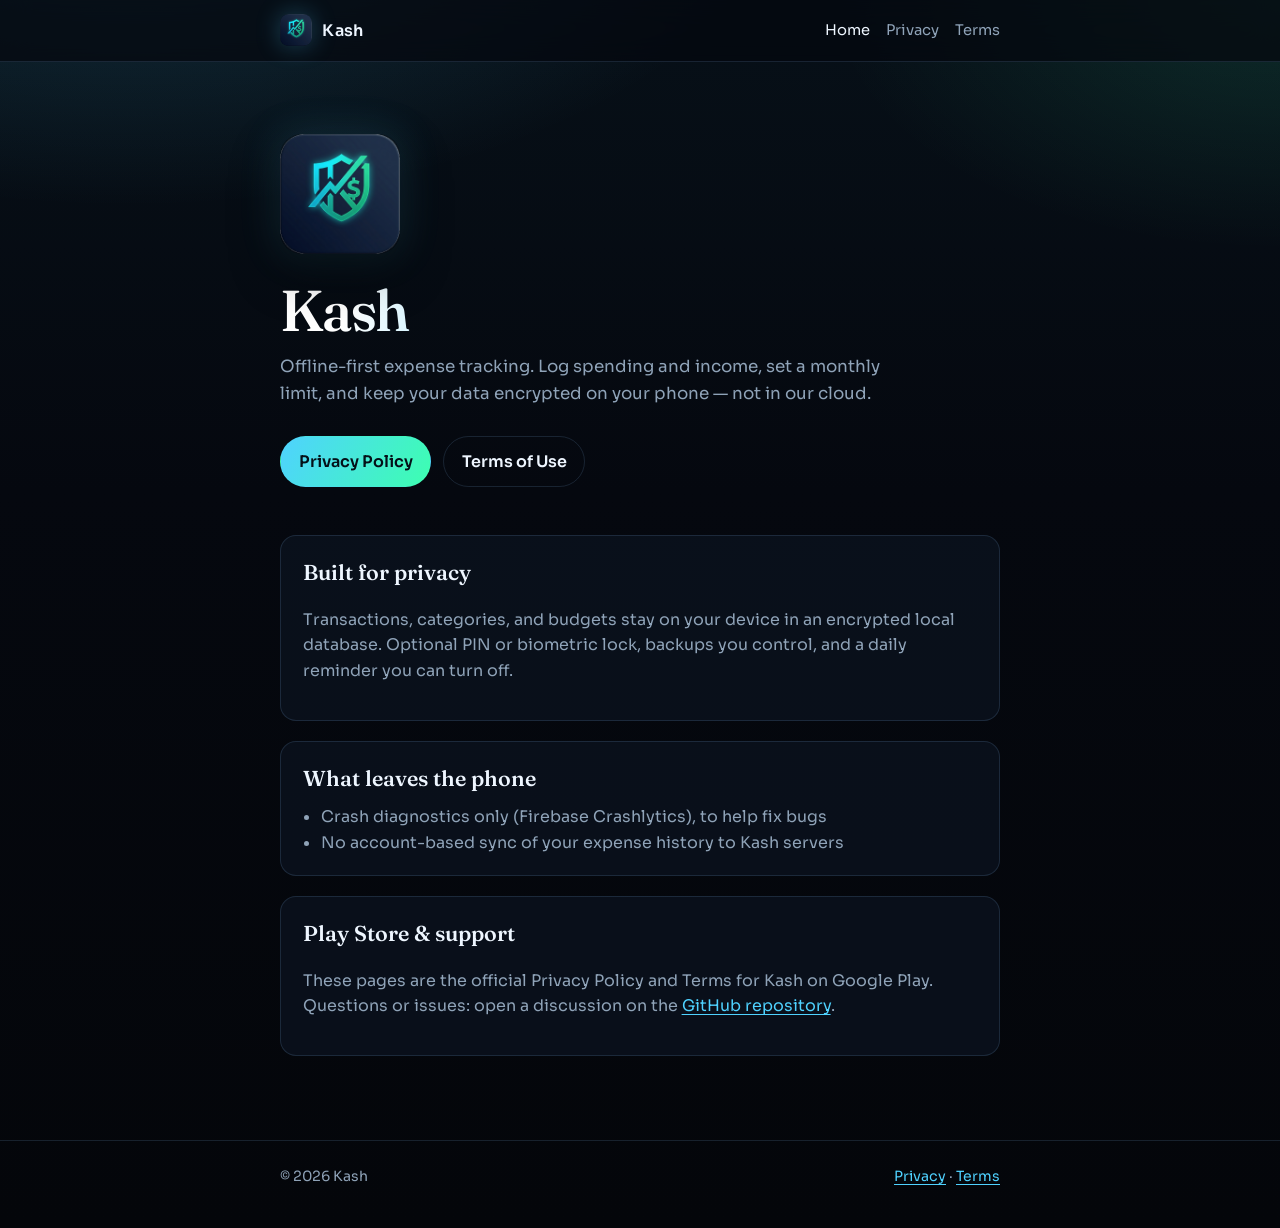
<file: docs/index.html>
<!DOCTYPE html>
<html lang="en">
<head>
  <meta charset="utf-8" />
  <meta name="viewport" content="width=device-width, initial-scale=1" />
  <title>Kash — Offline expense tracker</title>
  <meta name="description" content="Kash is an offline-first, privacy-focused expense tracker. Your money data stays on your phone." />
  <link rel="preconnect" href="https://fonts.googleapis.com" />
  <link rel="preconnect" href="https://fonts.gstatic.com" crossorigin />
  <link href="https://fonts.googleapis.com/css2?family=Fraunces:opsz,wght@9..144,500;9..144,600&family=Sora:wght@400;500;600&display=swap" rel="stylesheet" />
  <link rel="stylesheet" href="styles.css" />
  <link rel="icon" type="image/png" href="assets/favicon.png" />
  <link rel="apple-touch-icon" href="assets/icon-192.png" />
</head>
<body>
  <header class="site-header">
    <div class="wrap nav">
      <a class="brand" href="./">
        <img class="brand-mark" src="assets/app_icon.png" width="32" height="32" alt="" />
        Kash
      </a>
      <nav class="nav-links" aria-label="Primary">
        <a href="./" aria-current="page">Home</a>
        <a href="./privacy.html">Privacy</a>
        <a href="./terms.html">Terms</a>
      </nav>
    </div>
  </header>

  <main>
    <section class="wrap hero">
      <img class="hero-icon" src="assets/app_icon.png" width="512" height="512" alt="Kash app icon" />
      <h1>Kash</h1>
      <p>
        Offline-first expense tracking. Log spending and income, set a monthly limit,
        and keep your data encrypted on your phone — not in our cloud.
      </p>
      <div class="cta-row">
        <a class="btn btn-primary" href="./privacy.html">Privacy Policy</a>
        <a class="btn btn-ghost" href="./terms.html">Terms of Use</a>
      </div>
    </section>

    <section class="wrap" style="padding-bottom: 4rem;">
      <article class="panel">
        <h2>Built for privacy</h2>
        <p>
          Transactions, categories, and budgets stay on your device in an encrypted local database.
          Optional PIN or biometric lock, backups you control, and a daily reminder you can turn off.
        </p>
      </article>
      <article class="panel">
        <h2>What leaves the phone</h2>
        <ul>
          <li>Crash diagnostics only (Firebase Crashlytics), to help fix bugs</li>
          <li>No account-based sync of your expense history to Kash servers</li>
        </ul>
      </article>
      <article class="panel">
        <h2>Play Store &amp; support</h2>
        <p>
          These pages are the official Privacy Policy and Terms for Kash on Google Play.
          Questions or issues: open a discussion on the
          <a href="https://github.com/EtanaAlemu/kash">GitHub repository</a>.
        </p>
      </article>
    </section>
  </main>

  <footer class="site-footer">
    <div class="wrap">
      <span>© <span id="y"></span> Kash</span>
      <span>
        <a href="./privacy.html">Privacy</a>
        ·
        <a href="./terms.html">Terms</a>
      </span>
    </div>
  </footer>
  <script>document.getElementById("y").textContent = new Date().getFullYear();</script>
</body>
</html>
</file>
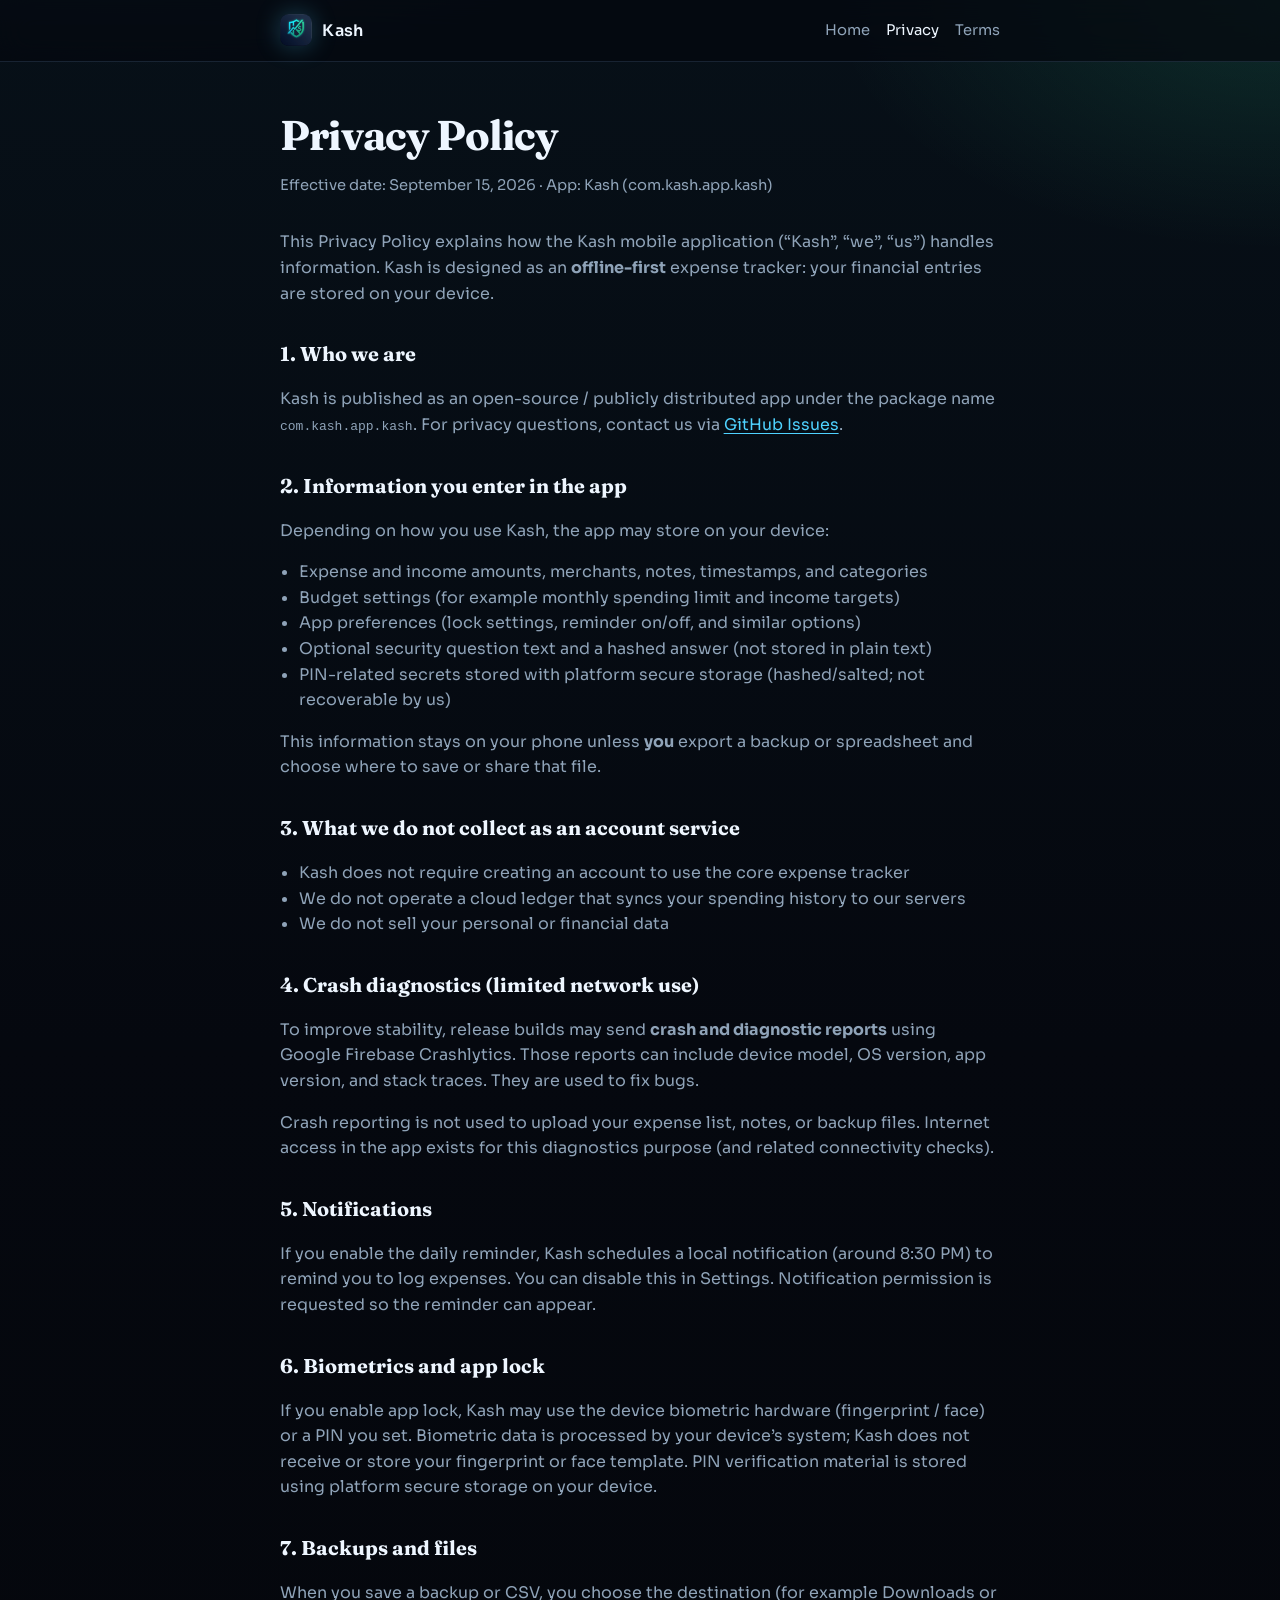
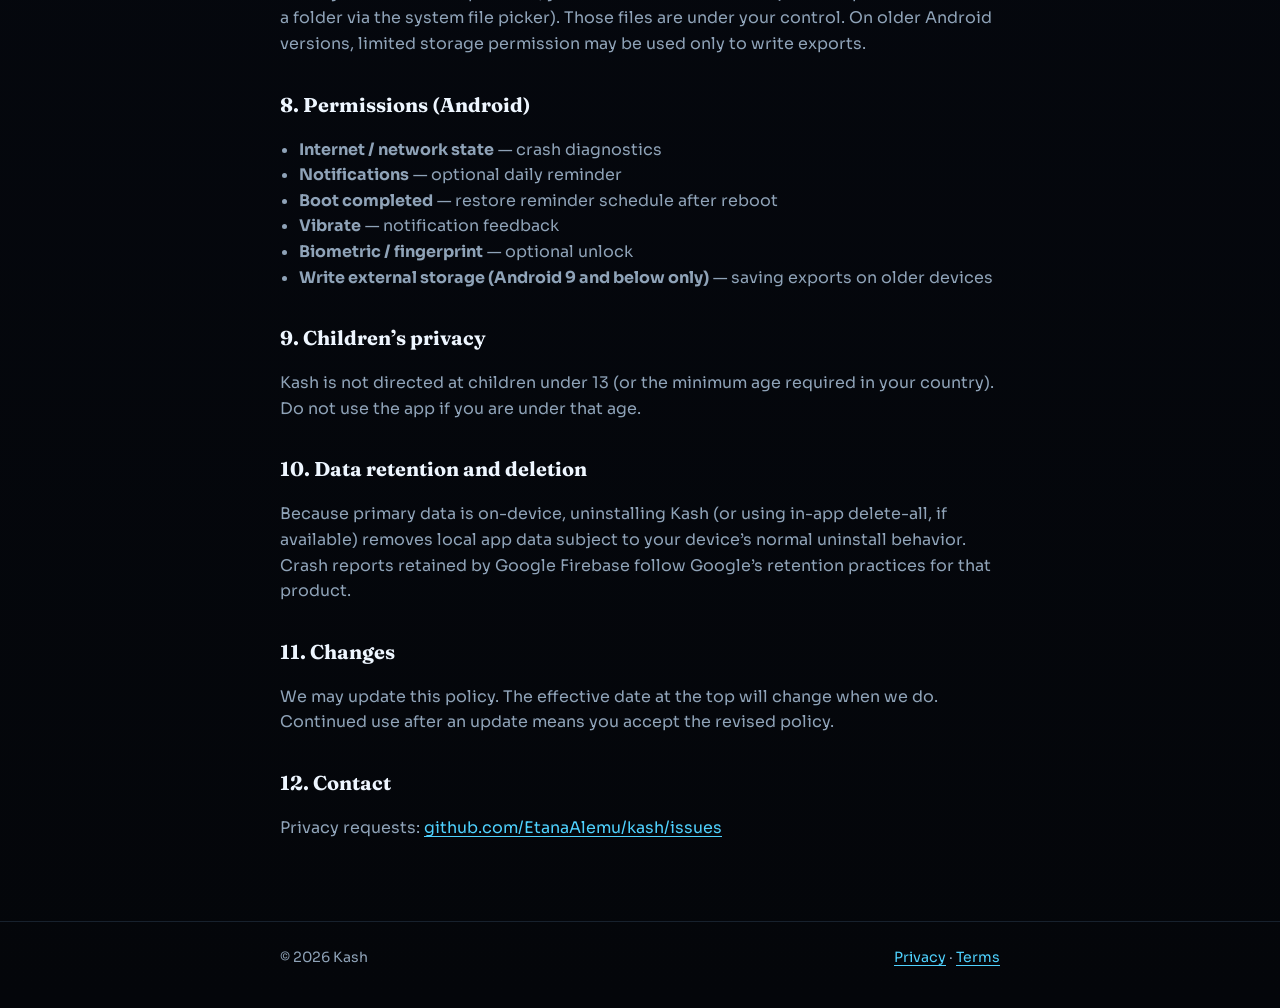
<file: docs/privacy.html>
<!DOCTYPE html>
<html lang="en">
<head>
  <meta charset="utf-8" />
  <meta name="viewport" content="width=device-width, initial-scale=1" />
  <title>Privacy Policy — Kash</title>
  <meta name="description" content="Privacy Policy for the Kash expense tracker app." />
  <link rel="preconnect" href="https://fonts.googleapis.com" />
  <link rel="preconnect" href="https://fonts.gstatic.com" crossorigin />
  <link href="https://fonts.googleapis.com/css2?family=Fraunces:opsz,wght@9..144,500;9..144,600&family=Sora:wght@400;500;600&display=swap" rel="stylesheet" />
  <link rel="stylesheet" href="styles.css" />
  <link rel="icon" type="image/png" href="assets/favicon.png" />
  <link rel="apple-touch-icon" href="assets/icon-192.png" />
</head>
<body>
  <header class="site-header">
    <div class="wrap nav">
      <a class="brand" href="./">
        <img class="brand-mark" src="assets/app_icon.png" width="32" height="32" alt="" />
        Kash
      </a>
      <nav class="nav-links" aria-label="Primary">
        <a href="./">Home</a>
        <a href="./privacy.html" aria-current="page">Privacy</a>
        <a href="./terms.html">Terms</a>
      </nav>
    </div>
  </header>

  <main class="wrap legal">
    <h1>Privacy Policy</h1>
    <p class="meta">Effective date: September 15, 2026 · App: Kash (com.kash.app.kash)</p>

    <p>
      This Privacy Policy explains how the Kash mobile application (“Kash”, “we”, “us”)
      handles information. Kash is designed as an <strong>offline-first</strong> expense tracker:
      your financial entries are stored on your device.
    </p>

    <h2>1. Who we are</h2>
    <p>
      Kash is published as an open-source / publicly distributed app under the package name
      <code>com.kash.app.kash</code>. For privacy questions, contact us via
      <a href="https://github.com/EtanaAlemu/kash/issues">GitHub Issues</a>.
    </p>

    <h2>2. Information you enter in the app</h2>
    <p>Depending on how you use Kash, the app may store on your device:</p>
    <ul>
      <li>Expense and income amounts, merchants, notes, timestamps, and categories</li>
      <li>Budget settings (for example monthly spending limit and income targets)</li>
      <li>App preferences (lock settings, reminder on/off, and similar options)</li>
      <li>Optional security question text and a hashed answer (not stored in plain text)</li>
      <li>PIN-related secrets stored with platform secure storage (hashed/salted; not recoverable by us)</li>
    </ul>
    <p>
      This information stays on your phone unless <strong>you</strong> export a backup or spreadsheet
      and choose where to save or share that file.
    </p>

    <h2>3. What we do not collect as an account service</h2>
    <ul>
      <li>Kash does not require creating an account to use the core expense tracker</li>
      <li>We do not operate a cloud ledger that syncs your spending history to our servers</li>
      <li>We do not sell your personal or financial data</li>
    </ul>

    <h2>4. Crash diagnostics (limited network use)</h2>
    <p>
      To improve stability, release builds may send <strong>crash and diagnostic reports</strong>
      using Google Firebase Crashlytics. Those reports can include device model, OS version,
      app version, and stack traces. They are used to fix bugs.
    </p>
    <p>
      Crash reporting is not used to upload your expense list, notes, or backup files.
      Internet access in the app exists for this diagnostics purpose (and related connectivity checks).
    </p>

    <h2>5. Notifications</h2>
    <p>
      If you enable the daily reminder, Kash schedules a local notification (around 8:30 PM)
      to remind you to log expenses. You can disable this in Settings. Notification permission
      is requested so the reminder can appear.
    </p>

    <h2>6. Biometrics and app lock</h2>
    <p>
      If you enable app lock, Kash may use the device biometric hardware (fingerprint / face)
      or a PIN you set. Biometric data is processed by your device’s system; Kash does not receive
      or store your fingerprint or face template. PIN verification material is stored using
      platform secure storage on your device.
    </p>

    <h2>7. Backups and files</h2>
    <p>
      When you save a backup or CSV, you choose the destination (for example Downloads or a folder
      via the system file picker). Those files are under your control. On older Android versions,
      limited storage permission may be used only to write exports.
    </p>

    <h2>8. Permissions (Android)</h2>
    <ul>
      <li><strong>Internet / network state</strong> — crash diagnostics</li>
      <li><strong>Notifications</strong> — optional daily reminder</li>
      <li><strong>Boot completed</strong> — restore reminder schedule after reboot</li>
      <li><strong>Vibrate</strong> — notification feedback</li>
      <li><strong>Biometric / fingerprint</strong> — optional unlock</li>
      <li><strong>Write external storage (Android 9 and below only)</strong> — saving exports on older devices</li>
    </ul>

    <h2>9. Children’s privacy</h2>
    <p>
      Kash is not directed at children under 13 (or the minimum age required in your country).
      Do not use the app if you are under that age.
    </p>

    <h2>10. Data retention and deletion</h2>
    <p>
      Because primary data is on-device, uninstalling Kash (or using in-app delete-all, if available)
      removes local app data subject to your device’s normal uninstall behavior.
      Crash reports retained by Google Firebase follow Google’s retention practices for that product.
    </p>

    <h2>11. Changes</h2>
    <p>
      We may update this policy. The effective date at the top will change when we do.
      Continued use after an update means you accept the revised policy.
    </p>

    <h2>12. Contact</h2>
    <p>
      Privacy requests: <a href="https://github.com/EtanaAlemu/kash/issues">github.com/EtanaAlemu/kash/issues</a>
    </p>
  </main>

  <footer class="site-footer">
    <div class="wrap">
      <span>© <span id="y"></span> Kash</span>
      <span>
        <a href="./privacy.html">Privacy</a>
        ·
        <a href="./terms.html">Terms</a>
      </span>
    </div>
  </footer>
  <script>document.getElementById("y").textContent = new Date().getFullYear();</script>
</body>
</html>
</file>
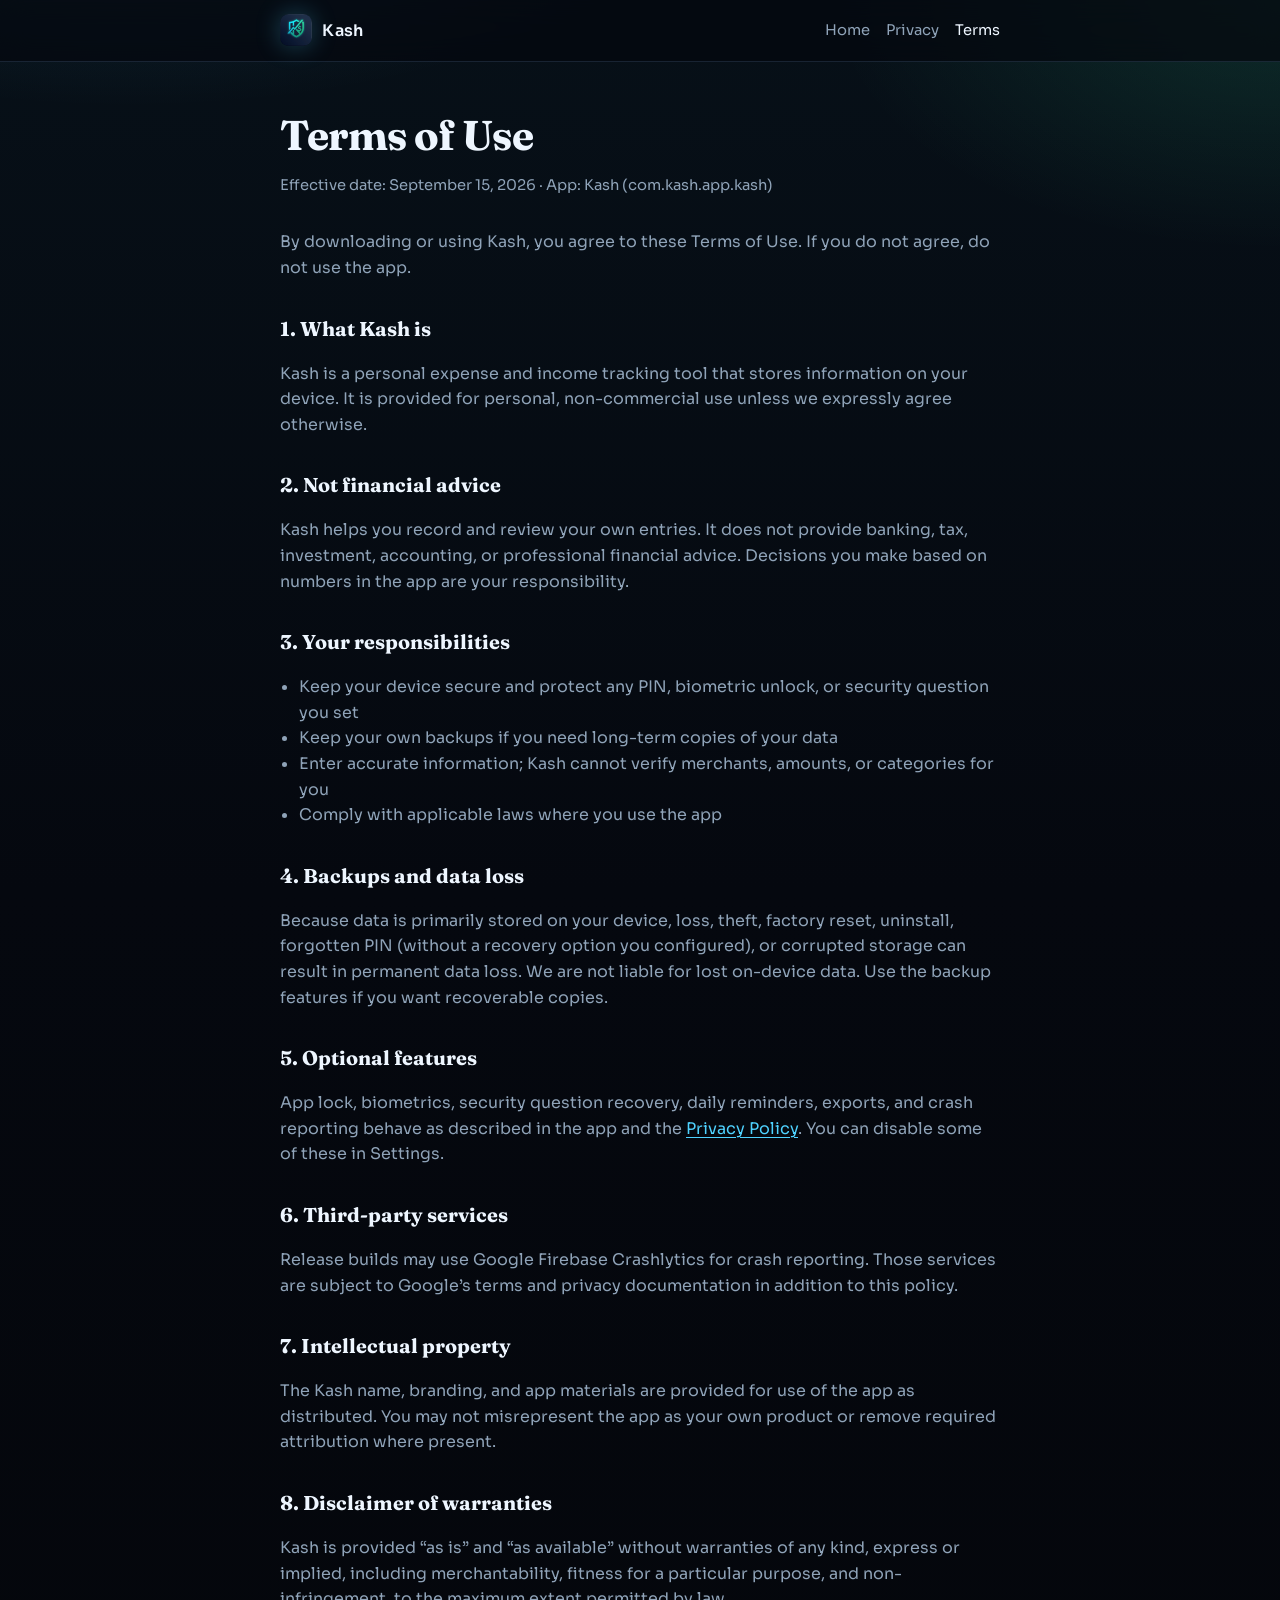
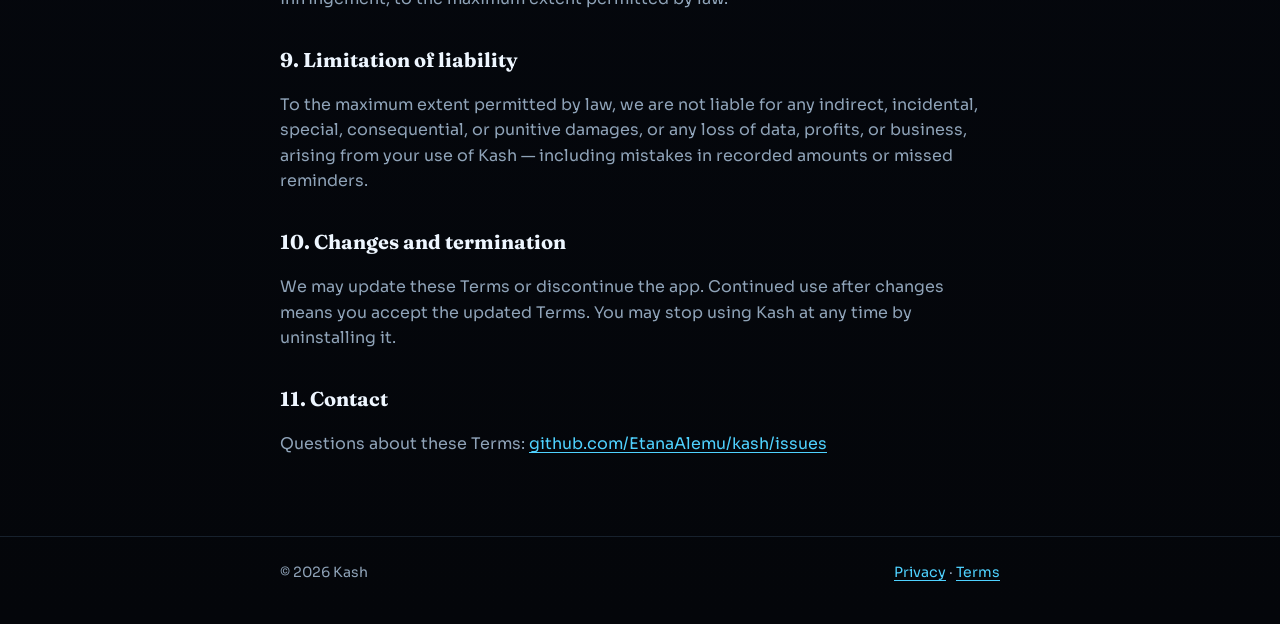
<file: docs/terms.html>
<!DOCTYPE html>
<html lang="en">
<head>
  <meta charset="utf-8" />
  <meta name="viewport" content="width=device-width, initial-scale=1" />
  <title>Terms of Use — Kash</title>
  <meta name="description" content="Terms of Use for the Kash expense tracker app." />
  <link rel="preconnect" href="https://fonts.googleapis.com" />
  <link rel="preconnect" href="https://fonts.gstatic.com" crossorigin />
  <link href="https://fonts.googleapis.com/css2?family=Fraunces:opsz,wght@9..144,500;9..144,600&family=Sora:wght@400;500;600&display=swap" rel="stylesheet" />
  <link rel="stylesheet" href="styles.css" />
  <link rel="icon" type="image/png" href="assets/favicon.png" />
  <link rel="apple-touch-icon" href="assets/icon-192.png" />
</head>
<body>
  <header class="site-header">
    <div class="wrap nav">
      <a class="brand" href="./">
        <img class="brand-mark" src="assets/app_icon.png" width="32" height="32" alt="" />
        Kash
      </a>
      <nav class="nav-links" aria-label="Primary">
        <a href="./">Home</a>
        <a href="./privacy.html">Privacy</a>
        <a href="./terms.html" aria-current="page">Terms</a>
      </nav>
    </div>
  </header>

  <main class="wrap legal">
    <h1>Terms of Use</h1>
    <p class="meta">Effective date: September 15, 2026 · App: Kash (com.kash.app.kash)</p>

    <p>
      By downloading or using Kash, you agree to these Terms of Use.
      If you do not agree, do not use the app.
    </p>

    <h2>1. What Kash is</h2>
    <p>
      Kash is a personal expense and income tracking tool that stores information on your device.
      It is provided for personal, non-commercial use unless we expressly agree otherwise.
    </p>

    <h2>2. Not financial advice</h2>
    <p>
      Kash helps you record and review your own entries. It does not provide banking, tax,
      investment, accounting, or professional financial advice. Decisions you make based on
      numbers in the app are your responsibility.
    </p>

    <h2>3. Your responsibilities</h2>
    <ul>
      <li>Keep your device secure and protect any PIN, biometric unlock, or security question you set</li>
      <li>Keep your own backups if you need long-term copies of your data</li>
      <li>Enter accurate information; Kash cannot verify merchants, amounts, or categories for you</li>
      <li>Comply with applicable laws where you use the app</li>
    </ul>

    <h2>4. Backups and data loss</h2>
    <p>
      Because data is primarily stored on your device, loss, theft, factory reset, uninstall,
      forgotten PIN (without a recovery option you configured), or corrupted storage can result
      in permanent data loss. We are not liable for lost on-device data. Use the backup features
      if you want recoverable copies.
    </p>

    <h2>5. Optional features</h2>
    <p>
      App lock, biometrics, security question recovery, daily reminders, exports, and crash
      reporting behave as described in the app and the
      <a href="./privacy.html">Privacy Policy</a>. You can disable some of these in Settings.
    </p>

    <h2>6. Third-party services</h2>
    <p>
      Release builds may use Google Firebase Crashlytics for crash reporting. Those services
      are subject to Google’s terms and privacy documentation in addition to this policy.
    </p>

    <h2>7. Intellectual property</h2>
    <p>
      The Kash name, branding, and app materials are provided for use of the app as distributed.
      You may not misrepresent the app as your own product or remove required attribution where present.
    </p>

    <h2>8. Disclaimer of warranties</h2>
    <p>
      Kash is provided “as is” and “as available” without warranties of any kind, express or implied,
      including merchantability, fitness for a particular purpose, and non-infringement, to the
      maximum extent permitted by law.
    </p>

    <h2>9. Limitation of liability</h2>
    <p>
      To the maximum extent permitted by law, we are not liable for any indirect, incidental,
      special, consequential, or punitive damages, or any loss of data, profits, or business,
      arising from your use of Kash — including mistakes in recorded amounts or missed reminders.
    </p>

    <h2>10. Changes and termination</h2>
    <p>
      We may update these Terms or discontinue the app. Continued use after changes means you
      accept the updated Terms. You may stop using Kash at any time by uninstalling it.
    </p>

    <h2>11. Contact</h2>
    <p>
      Questions about these Terms:
      <a href="https://github.com/EtanaAlemu/kash/issues">github.com/EtanaAlemu/kash/issues</a>
    </p>
  </main>

  <footer class="site-footer">
    <div class="wrap">
      <span>© <span id="y"></span> Kash</span>
      <span>
        <a href="./privacy.html">Privacy</a>
        ·
        <a href="./terms.html">Terms</a>
      </span>
    </div>
  </footer>
  <script>document.getElementById("y").textContent = new Date().getFullYear();</script>
</body>
</html>
</file>
<file: docs/styles.css>
:root {
  --bg: #05080f;
  --bg-elevated: #0c1420;
  --ink: #eef6ff;
  --muted: #8fa3b8;
  --line: rgba(143, 196, 255, 0.14);
  --mint: #3dffb0;
  --cyan: #4fd2ff;
  --danger: #ff6b6b;
  --max: 720px;
  --font-display: "Fraunces", "Iowan Old Style", Georgia, serif;
  --font-body: "Sora", "Avenir Next", "Segoe UI", sans-serif;
}

* {
  box-sizing: border-box;
}

html {
  scroll-behavior: smooth;
}

body {
  margin: 0;
  min-height: 100vh;
  color: var(--ink);
  font-family: var(--font-body);
  background:
    radial-gradient(1200px 600px at 10% -10%, rgba(79, 210, 255, 0.18), transparent 55%),
    radial-gradient(900px 500px at 100% 0%, rgba(61, 255, 176, 0.12), transparent 50%),
    linear-gradient(180deg, #071018 0%, var(--bg) 40%, #04060a 100%);
  line-height: 1.6;
}

a {
  color: var(--cyan);
  text-decoration-thickness: 1px;
  text-underline-offset: 0.18em;
}

a:hover {
  color: var(--mint);
}

.wrap {
  width: min(100% - 2rem, var(--max));
  margin-inline: auto;
}

.site-header {
  position: sticky;
  top: 0;
  z-index: 10;
  backdrop-filter: blur(14px);
  background: rgba(5, 8, 15, 0.72);
  border-bottom: 1px solid var(--line);
}

.nav {
  display: flex;
  align-items: center;
  justify-content: space-between;
  gap: 1rem;
  padding: 0.9rem 0;
}

.brand {
  display: inline-flex;
  align-items: center;
  gap: 0.65rem;
  color: var(--ink);
  text-decoration: none;
  font-weight: 600;
  letter-spacing: 0.02em;
}

.brand-mark {
  width: 2rem;
  height: 2rem;
  border-radius: 0.55rem;
  object-fit: cover;
  display: block;
  box-shadow: 0 0 24px rgba(79, 210, 255, 0.28);
}

.hero-icon {
  width: min(7.5rem, 36vw);
  height: auto;
  border-radius: 1.35rem;
  margin: 0 0 1.25rem;
  box-shadow: 0 18px 50px rgba(0, 0, 0, 0.45), 0 0 40px rgba(79, 210, 255, 0.18);
}

.nav-links {
  display: flex;
  gap: 1rem;
  flex-wrap: wrap;
  font-size: 0.92rem;
}

.nav-links a {
  color: var(--muted);
  text-decoration: none;
}

.nav-links a:hover,
.nav-links a[aria-current="page"] {
  color: var(--ink);
}

.hero {
  padding: 4.5rem 0 3rem;
}

.hero h1 {
  margin: 0 0 0.75rem;
  font-family: var(--font-display);
  font-size: clamp(2.4rem, 6vw, 3.6rem);
  font-weight: 560;
  letter-spacing: -0.03em;
  line-height: 1.05;
  background: linear-gradient(105deg, #ffffff 10%, var(--cyan) 55%, var(--mint) 100%);
  -webkit-background-clip: text;
  background-clip: text;
  color: transparent;
}

.hero p {
  margin: 0;
  max-width: 38rem;
  color: var(--muted);
  font-size: 1.05rem;
}

.panel {
  margin: 0 0 1.25rem;
  padding: 1.25rem 1.35rem;
  border: 1px solid var(--line);
  border-radius: 1rem;
  background: rgba(12, 20, 32, 0.72);
}

.panel h2 {
  margin: 0 0 0.5rem;
  font-family: var(--font-display);
  font-size: 1.35rem;
  font-weight: 560;
}

.panel p,
.panel li {
  color: var(--muted);
}

.panel ul {
  margin: 0.5rem 0 0;
  padding-left: 1.15rem;
}

.cta-row {
  display: flex;
  flex-wrap: wrap;
  gap: 0.75rem;
  margin-top: 1.75rem;
}

.btn {
  display: inline-flex;
  align-items: center;
  justify-content: center;
  padding: 0.75rem 1.1rem;
  border-radius: 999px;
  border: 1px solid transparent;
  font-weight: 600;
  text-decoration: none;
  transition: transform 0.15s ease, background 0.15s ease;
}

.btn:hover {
  transform: translateY(-1px);
}

.btn-primary {
  color: #041018;
  background: linear-gradient(120deg, var(--cyan), var(--mint));
}

.btn-ghost {
  color: var(--ink);
  border-color: var(--line);
  background: transparent;
}

.legal {
  padding: 2.5rem 0 4rem;
}

.legal h1 {
  margin: 0 0 0.35rem;
  font-family: var(--font-display);
  font-size: clamp(2rem, 4vw, 2.6rem);
  letter-spacing: -0.02em;
}

.meta {
  margin: 0 0 2rem;
  color: var(--muted);
  font-size: 0.92rem;
}

.legal h2 {
  margin: 2rem 0 0.6rem;
  font-family: var(--font-display);
  font-size: 1.25rem;
}

.legal p,
.legal li {
  color: var(--muted);
}

.legal ul {
  padding-left: 1.2rem;
}

.site-footer {
  border-top: 1px solid var(--line);
  padding: 1.5rem 0 2.5rem;
  color: var(--muted);
  font-size: 0.88rem;
}

.site-footer .wrap {
  display: flex;
  flex-wrap: wrap;
  gap: 0.75rem 1.25rem;
  justify-content: space-between;
}

@media (max-width: 560px) {
  .nav-links {
    gap: 0.7rem;
  }
}
</file>
